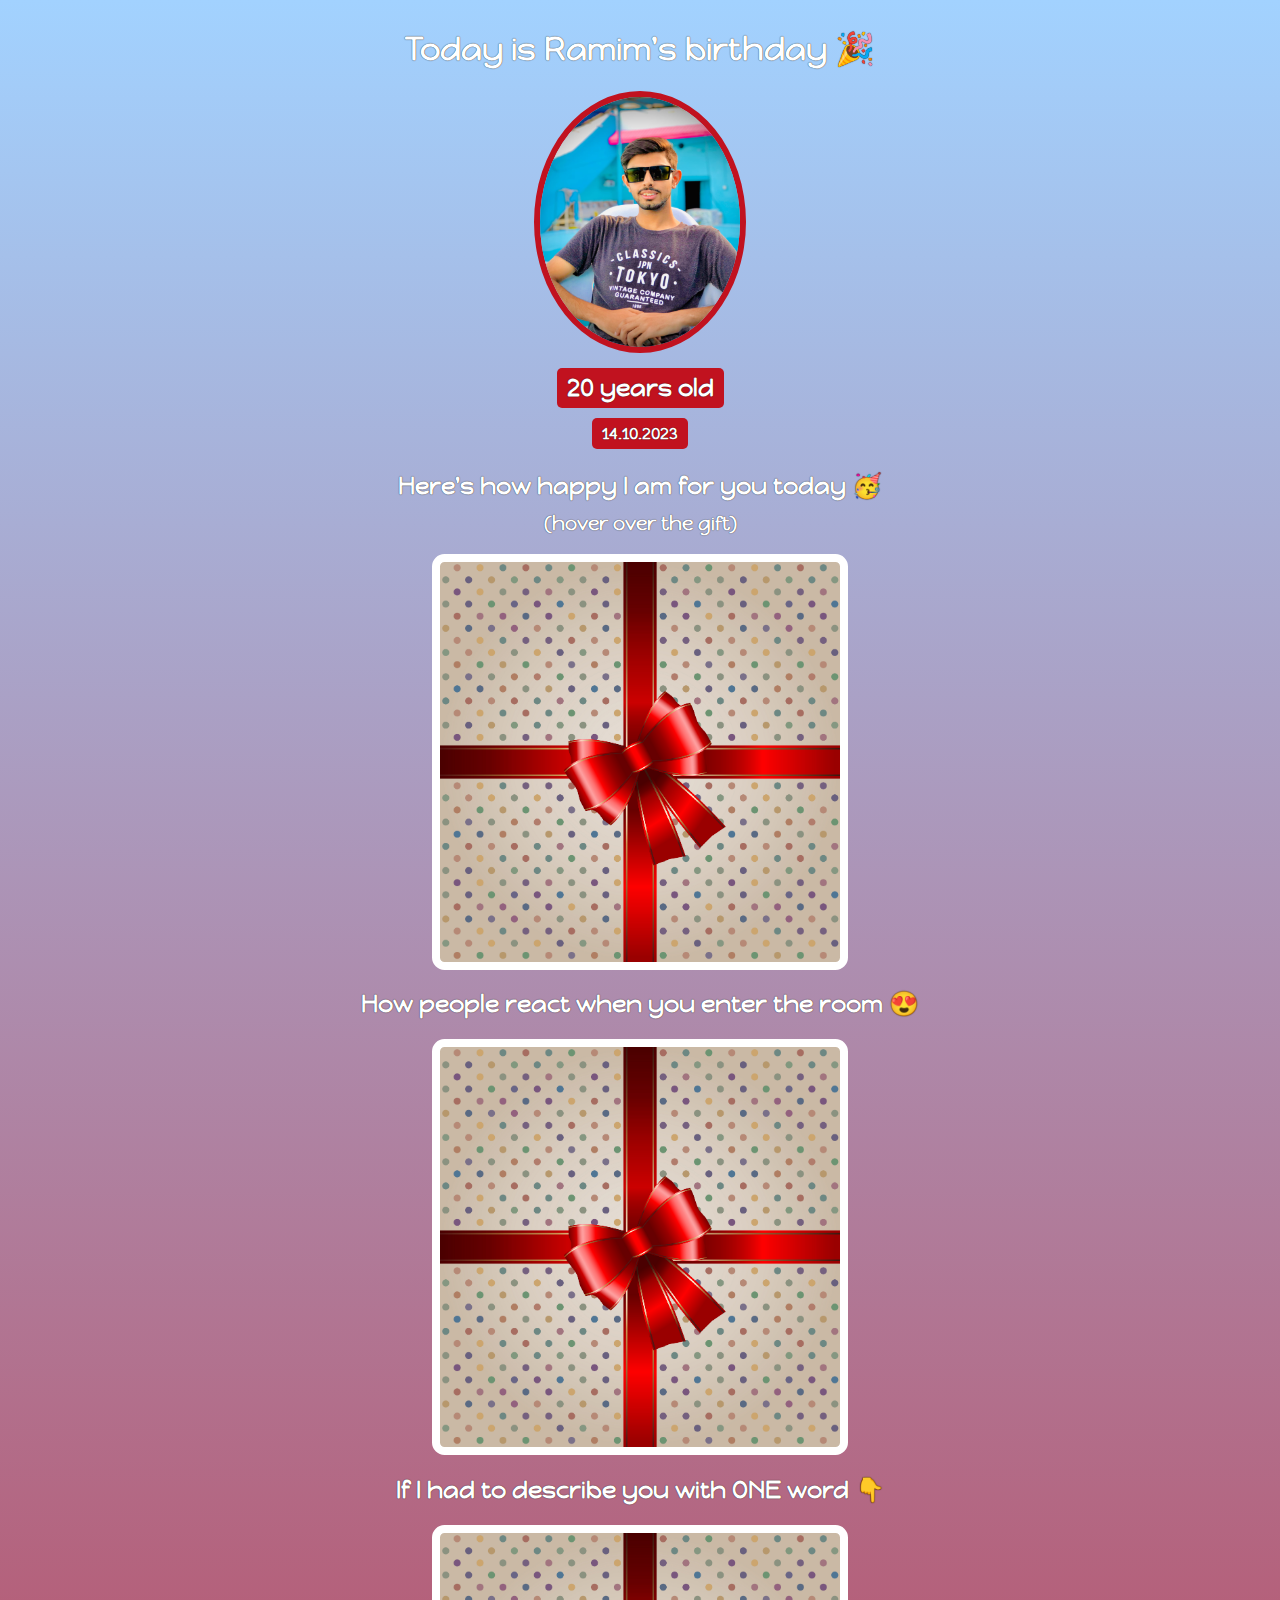
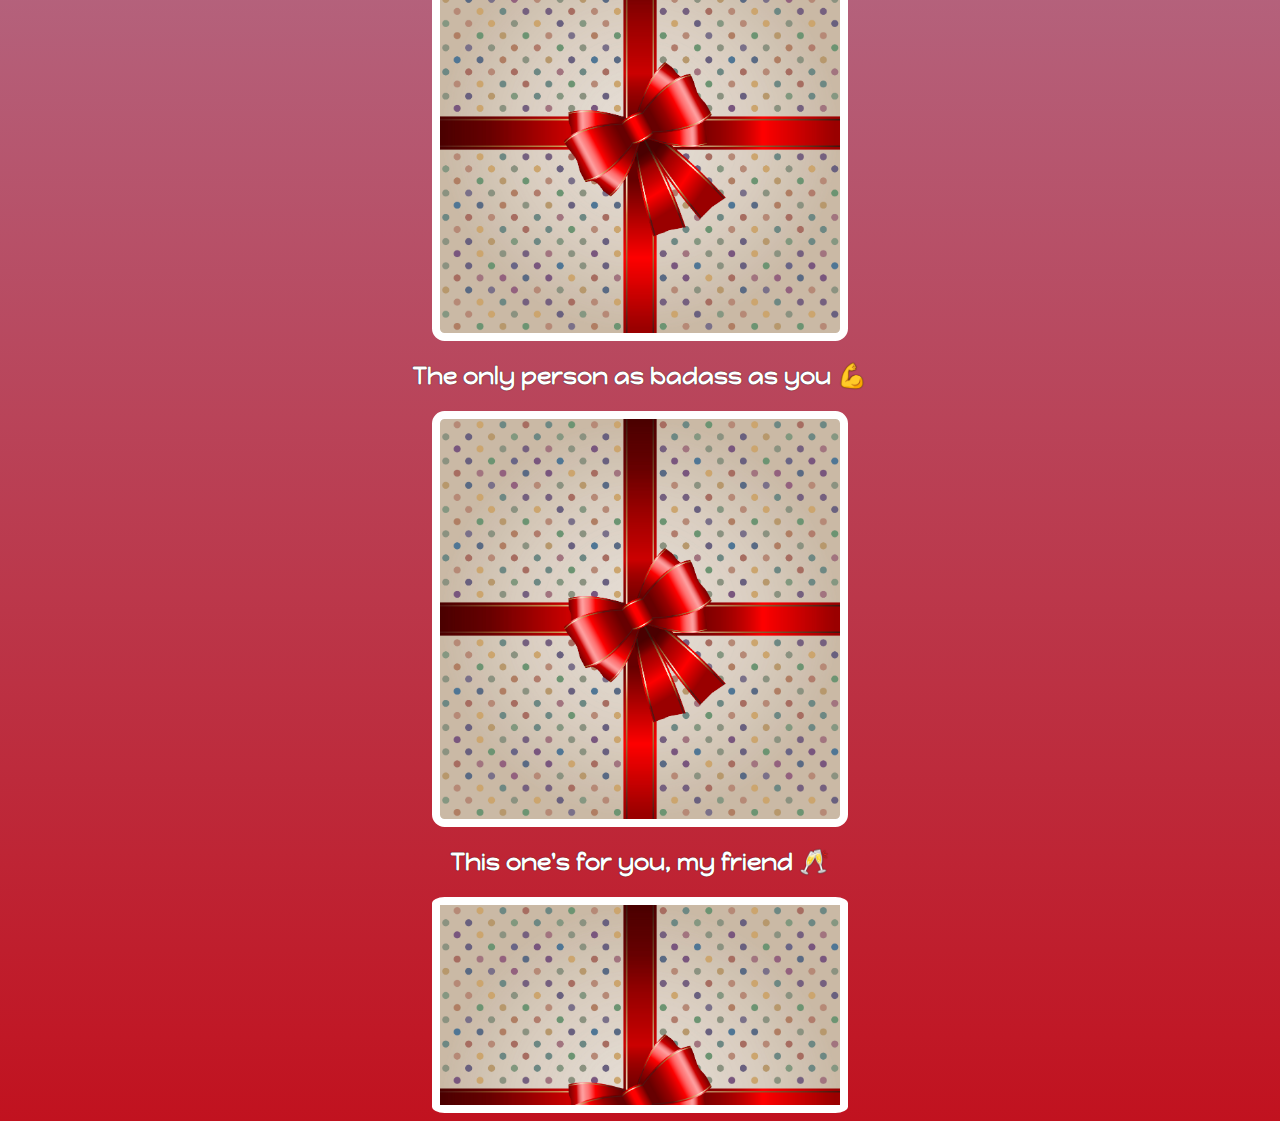
<file: index.html>
<html>
    <head>
        <link rel="preconnect" href="https://fonts.googleapis.com">
        <link rel="preconnect" href="https://fonts.gstatic.com" crossorigin>
        <link href="https://fonts.googleapis.com/css2?family=Happy+Monkey&display=swap" rel="stylesheet">
        <link rel="stylesheet" href="birth_g_no_1.css">
		<title>Ramim birthday</title>
    </head>
    <body>
		<div id="header">
			<h1>Today is Ramim's birthday 🎉</h1>
			<img src="images/ramim_pic.jpg" id="bff-image" alt="Ramim picture "/>
			<h2 id="bday-age">20 years old</h2>
			<h4 id="bday-date">14.10.2023</h4>
			
			<div class="gift-section">
				<h2 id="happiness">Here's how happy I am for you today 🥳</h2>
				<h3 id="over">(hover over the gift)</h3>
				 <div class="gift-img" id="gift-img-happy"></div>
			</div>	
			
			<div class="gift-section">
				<h2 class="happiness">How people react when you enter the room 😍</h2>
				<div class="gift-img" id="gift-img-hot"></div>
			</div>
			
			<div class="gift-section">
				<h2 class="happiness">If I had to describe you with ONE word 👇</h2>
				<div class="gift-img" id="hero"></div>
			</div>
			
			<div class="gift-section">
				<h2 class="happiness">The only person as badass as you 💪</h2>
				<div class="gift-img" id="bad"></div>
			</div>
			<div class="gift-section">
				<h2 class="happiness">This one's for you, my friend 🥂</h2>
				<div class="gift-img" id="cheers"></div>
			</div>
			
		</div>
    </body>
</html>
</file>
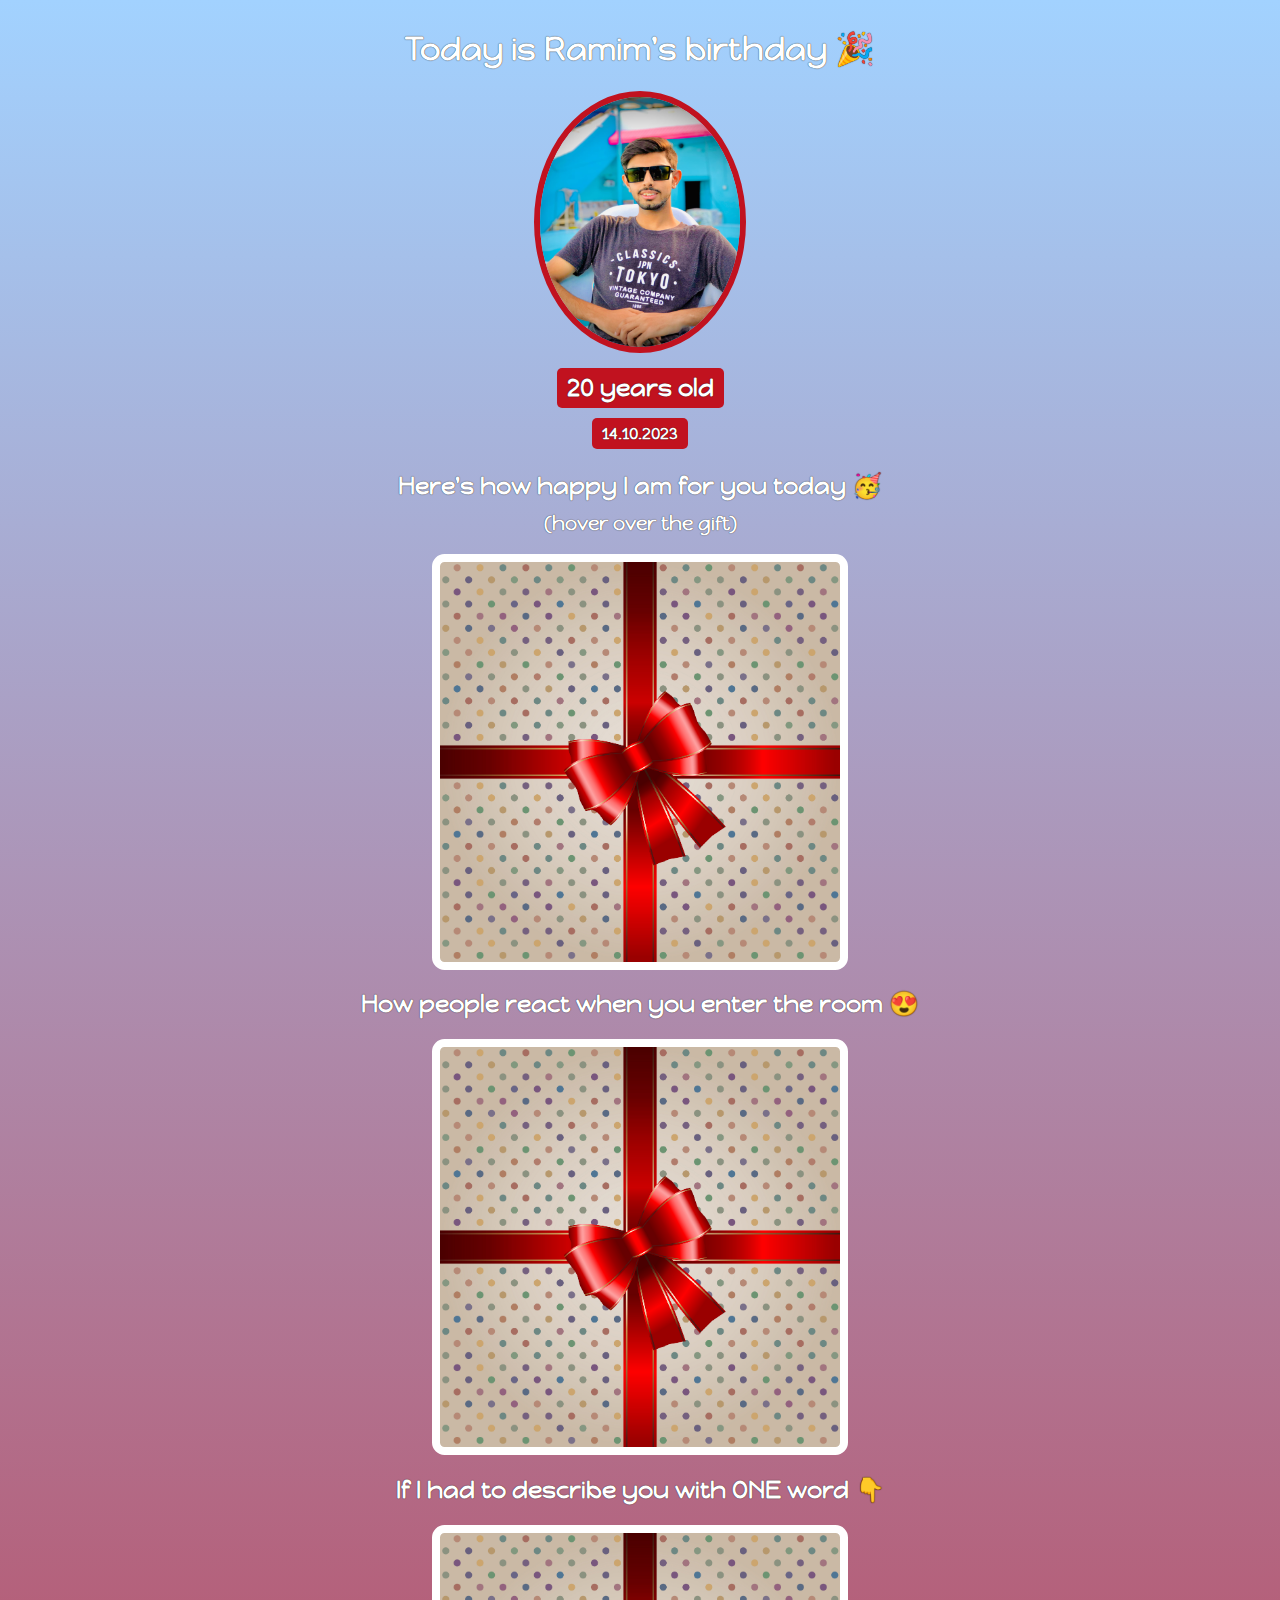
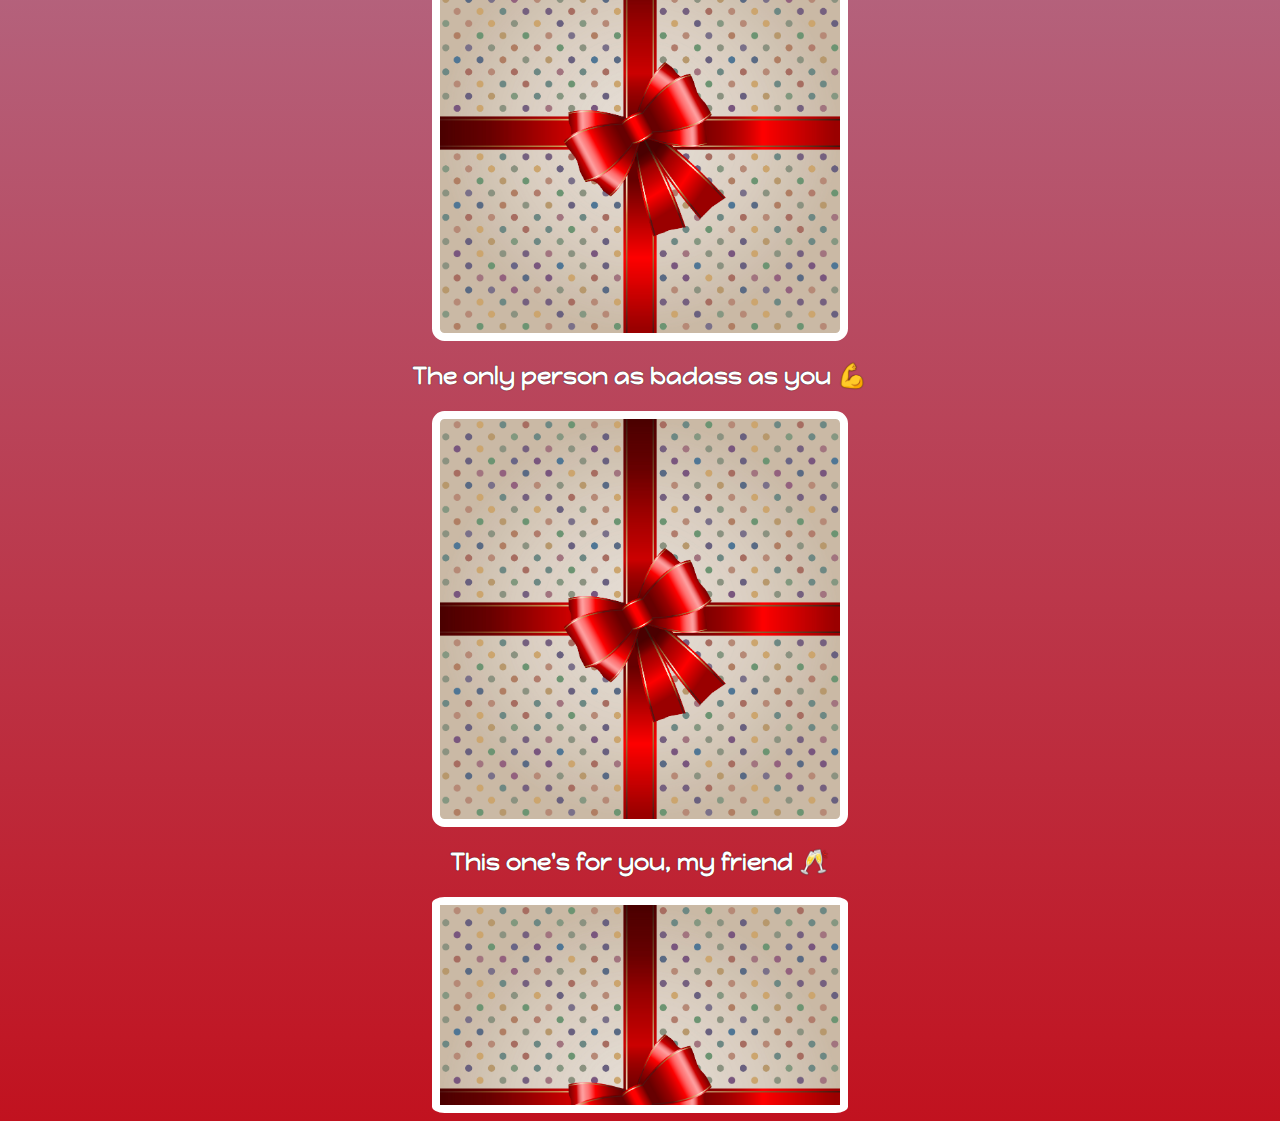
<file: birth_g_no_1.html>
<html>
    <head>
        <link rel="preconnect" href="https://fonts.googleapis.com">
        <link rel="preconnect" href="https://fonts.gstatic.com" crossorigin>
        <link href="https://fonts.googleapis.com/css2?family=Happy+Monkey&display=swap" rel="stylesheet">
        <link rel="stylesheet" href="birth_g_no_1.css">
		<title>Ramim birthday</title>
    </head>
    <body>
		<div id="header">
			<h1>Today is Ramim's birthday 🎉</h1>
			<img src="images/ramim_pic.jpg" id="bff-image" alt="Ramim picture "/>
			<h2 id="bday-age">20 years old</h2>
			<h4 id="bday-date">14.10.2023</h4>
			
			<div class="gift-section">
				<h2 id="happiness">Here's how happy I am for you today 🥳</h2>
				<h3 id="over">(hover over the gift)</h3>
				 <div class="gift-img" id="gift-img-happy"></div>
			</div>	
			
			<div class="gift-section">
				<h2 class="happiness">How people react when you enter the room 😍</h2>
				<div class="gift-img" id="gift-img-hot"></div>
			</div>
			
			<div class="gift-section">
				<h2 class="happiness">If I had to describe you with ONE word 👇</h2>
				<div class="gift-img" id="hero"></div>
			</div>
			
			<div class="gift-section">
				<h2 class="happiness">The only person as badass as you 💪</h2>
				<div class="gift-img" id="bad"></div>
			</div>
			<div class="gift-section">
				<h2 class="happiness">This one's for you, my friend 🥂</h2>
				<div class="gift-img" id="cheers"></div>
			</div>
			
		</div>
    </body>
</html>
</file>
<file: birth_g_no_1.css>
body{
	text-align:center;
	font-family: 'Happy Monkey', cursive;
	background: linear-gradient(#a2d2ff, #c1121f);
	color:#ffffff;
	
}
h1, h2, h3, h4, p {
    text-shadow: 0px 0px 1px black; 
}
#bff-image{
	width: 200px;
	height:250px;
	border:6px solid #c1121f;
	border-radius: 50%;
}
#header{
	display: flex;
    flex-direction: column;
    align-items: center;
}
#bday-age {
    background: #c1121f;
	padding: 5px 10px;
    border-radius: 5px;
	margin:15px 0px 2px 0px;
}
#bday-date {
    background: #c1121f;
	padding: 5px 10px;
    border-radius: 5px;
	margin:8px 0px 2px 0px;
}
.gift_section {
    margin-top: 50px;
}

#happiness {
    margin-bottom: 10px;
}

#over{
    margin-top: 0;
}
.gift-img{
	margin: 0 auto;
	width:400px;
	height:400px;
	border:8px solid #ffffff;
	border-radius: 3%;
	background-image:url("images/gift_background.jpg");
	background-size:cover;
}
#gift-img-happy:hover {
    background-image: url("images/happy.webp");
}
#gift-img-hot:hover{
	background-image: url("images/react.webp");
}
#hero:hover {
    background-image: url("images/hero1.webp");
}
#bad:hover{
	background-image: url("images/bad.webp");
}
#cheers:hover{
	background-image: url("images/birthday.webp");
}
#cheers{
	height:200px;
}
#footer {
    font-style: italic;
    width: 400px;
    margin: 40px auto 20px;
}

a {
    color: white;
}
</file>
